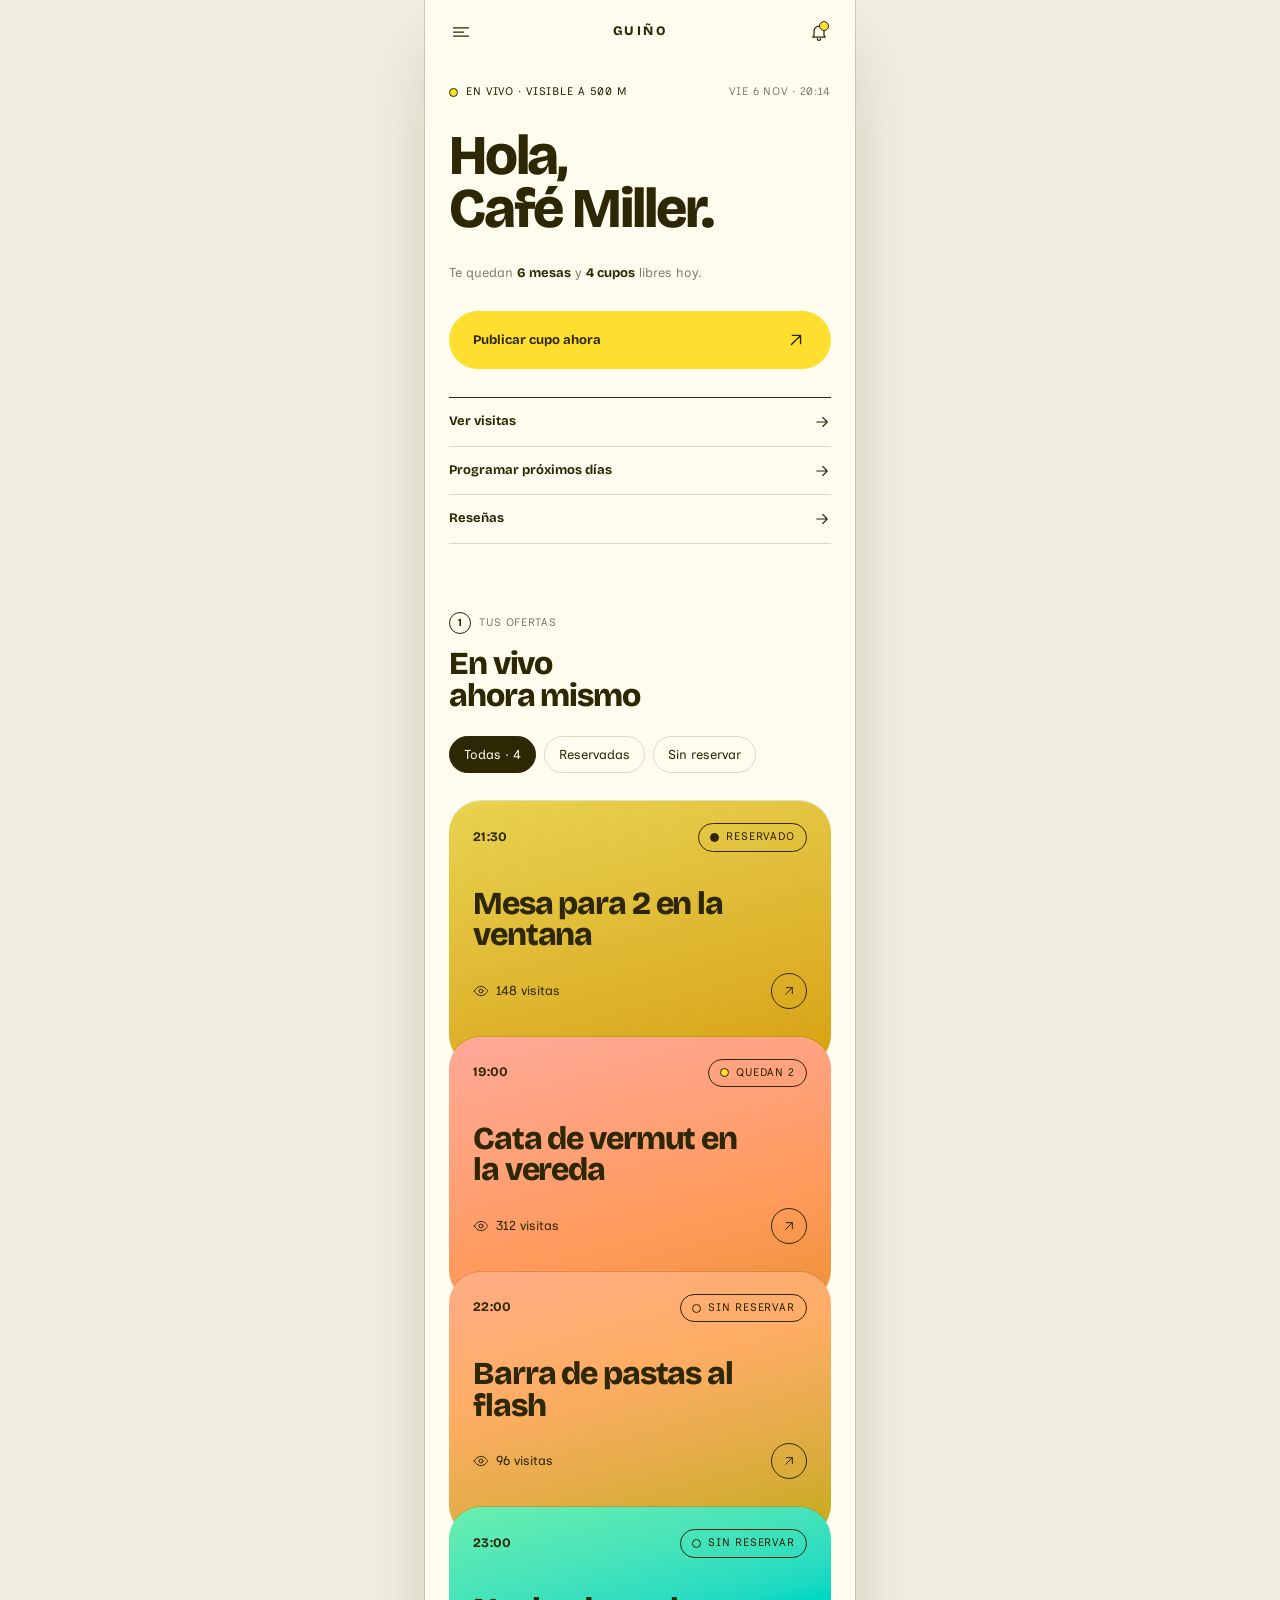
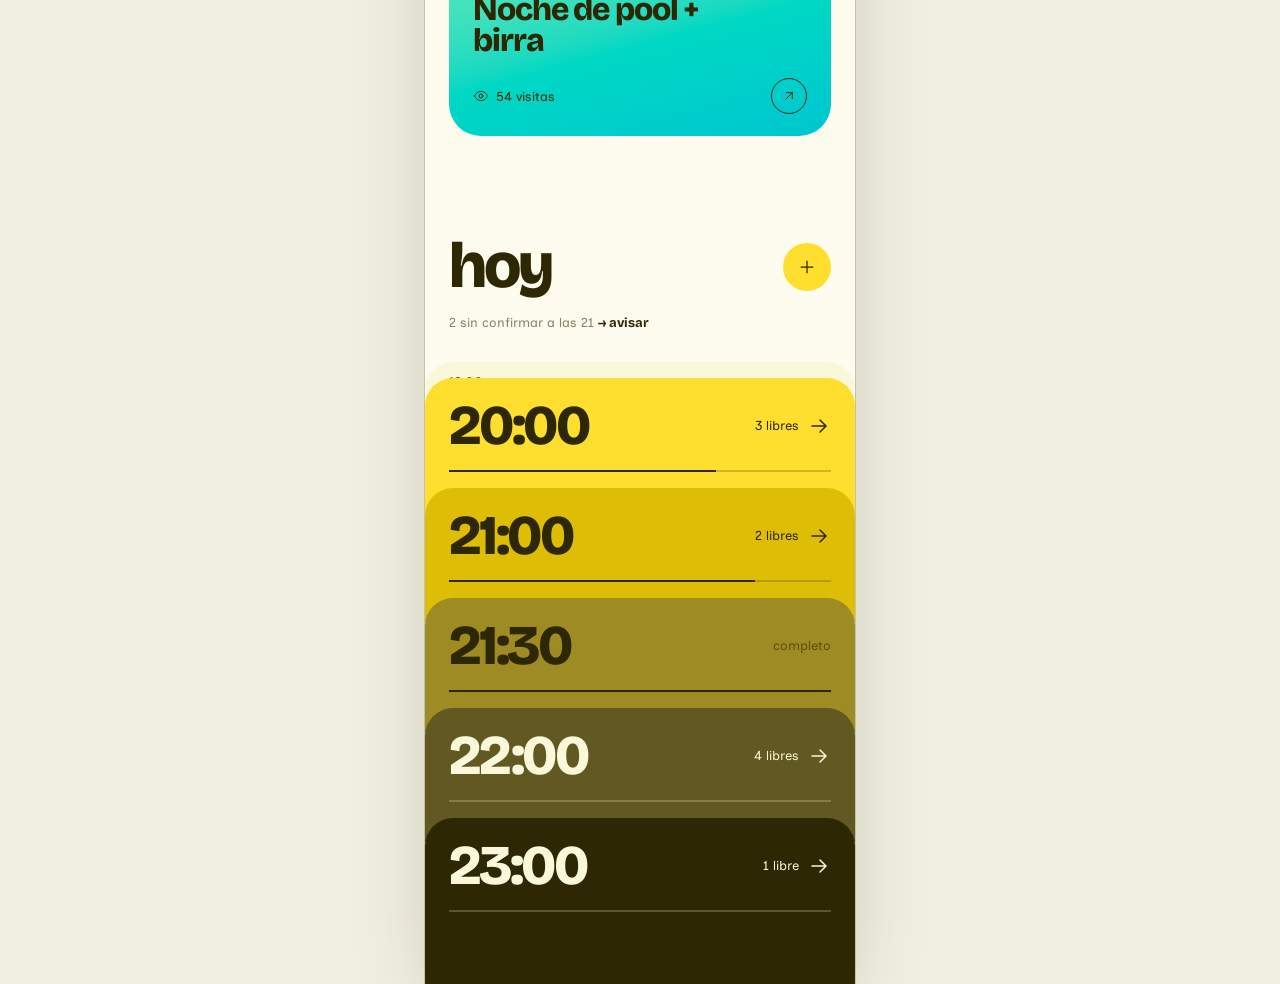
<file: index.html>
<!doctype html>
<html lang="es">
<head>
  <meta charset="utf-8">
  <meta name="viewport" content="width=device-width, initial-scale=1, viewport-fit=cover">
  <meta name="theme-color" content="#FAF8DB">
  <title>Guiño · Panel de oferentes</title>
  <link rel="preconnect" href="https://fonts.googleapis.com">
  <link rel="preconnect" href="https://fonts.gstatic.com" crossorigin>
  <link href="https://fonts.googleapis.com/css2?family=Bricolage+Grotesque:opsz,wght@12..96,400;12..96,700;12..96,800&family=Inclusive+Sans:wght@300;400&display=swap" rel="stylesheet">
  <link rel="stylesheet" href="css/styles.css">
</head>
<body>
<div class="app" id="app">

  <!-- ============ BARRA SUPERIOR (compartida) ============ -->
  <header class="topbar" id="topbar">
    <button class="icon-btn" id="openMenu" aria-label="Abrir menú" aria-controls="drawer" aria-expanded="false">
      <svg viewBox="0 0 24 24"><path d="M3 7h18M3 12h12M3 17h18"/></svg>
    </button>
    <a href="#inicio" class="wordmark" aria-label="Guiño, inicio">GUIÑO</a>
    <button class="icon-btn has-dot" aria-label="Notificaciones: 3 nuevas">
      <svg viewBox="0 0 24 24"><path d="M6 16V11a6 6 0 1 1 12 0v5l1.5 2h-15L6 16Z"/><path d="M10 20a2 2 0 0 0 4 0"/></svg>
    </button>
  </header>

  <main>
    <!-- ============ INICIO ============ -->
    <section id="inicio" class="section hero" data-section="inicio" data-view="home">
      <div class="live-row">
        <span class="live-pill" id="livePill"><i></i> EN VIVO · visible a 500 m</span>
        <span class="date">Vie 6 nov · 20:14</span>
      </div>
      <h1 class="h-display">Hola,<br>Café Miller.</h1>
      <p class="lead">Te quedan <b>6 mesas</b> y <b>4 cupos</b> libres hoy.</p>
      <button class="btn btn-sol btn-xl" data-open-sheet>
        Publicar cupo ahora
        <svg class="arrow" viewBox="0 0 24 24"><path d="M7 17 17 7M8 7h9v9"/></svg>
      </button>

      <!-- Atajos a las otras pantallas -->
      <nav class="quick" aria-label="Ir a otras áreas">
        <a href="#visitas"><span>Ver visitas</span><svg viewBox="0 0 24 24"><path d="M5 12h14M13 6l6 6-6 6"/></svg></a>
        <a href="#futuros"><span>Programar próximos días</span><svg viewBox="0 0 24 24"><path d="M5 12h14M13 6l6 6-6 6"/></svg></a>
        <a href="#resenas"><span>Reseñas</span><svg viewBox="0 0 24 24"><path d="M5 12h14M13 6l6 6-6 6"/></svg></a>
      </nav>
    </section>

    <!-- KPIs: oculto en la home (sin fecha ni contexto claro). Se puede reubicar en Visitas. -->
    <section class="kpis is-hidden" data-view="home" aria-label="Resumen de hoy">
      <article class="kpi">
        <span class="kpi-label">Visitas</span>
        <strong class="kpi-num" data-count="1284">0</strong>
        <span class="kpi-delta is-hidden">▲ 18% vs. viernes pasado</span>
      </article>
      <article class="kpi">
        <span class="kpi-label">Reservas</span>
        <strong class="kpi-num" data-count="23">0</strong>
        <span class="kpi-delta is-hidden">61 personas sentadas</span>
      </article>
      <article class="kpi">
        <span class="kpi-label">Ocupación</span>
        <strong class="kpi-num"><span data-count="72">0</span>%</strong>
        <div class="meter is-hidden"><i style="width:72%"></i></div>
      </article>
      <!-- Oculto en el rediseño (no se borra): -->
      <article class="kpi kpi-sol is-hidden">
        <span class="kpi-label">Ingresos por Guiño</span>
        <strong class="kpi-num kpi-num-sm">$486.300</strong>
        <span class="kpi-delta">hoy, hasta ahora</span>
      </article>
    </section>

    <!-- OFERTAS -->
    <section class="section" id="ofertas" data-section="inicio" data-view="home">
      <div class="sec-head">
        <span class="eyebrow"><span class="num">1</span> Tus ofertas</span>
        <h2 class="h-sec">En vivo<br>ahora mismo</h2>
      </div>
      <div class="filters" role="tablist" aria-label="Filtrar ofertas">
        <button class="chip is-on" data-filter="todas">Todas · <span id="cntTodas">4</span></button>
        <button class="chip" data-filter="reservado">Reservadas</button>
        <button class="chip" data-filter="libre">Sin reservar</button>
      </div>
      <div class="offers" id="offers"><!-- render js --></div>
    </section>

    <!-- ============ ÍNDICE DE VISITAS ============ -->
    <section class="section band" id="visitas" data-section="visitas" data-view="visitas">
      <a href="#inicio" class="back">← Inicio</a>
      <div class="sec-head">
        <span class="eyebrow">Índice de visitas</span>
        <h2 class="h-sec">Quién te mira,<br>cuándo y desde dónde</h2>
      </div>

      <div class="seg" role="tablist" aria-label="Período">
        <button class="is-on" data-range="hoy">Hoy</button>
        <button data-range="semana">7 días</button>
        <button data-range="mes">30 días</button>
      </div>

      <div class="card chart-card" id="visitas-hora">
        <div class="chart-top">
          <div>
            <span class="muted sm">Visitas al perfil</span>
            <strong class="big-num" id="chartTotal">1.284</strong>
          </div>
          <span class="tag tag-sol" id="chartPeak">Pico 20–22 h</span>
        </div>
        <div class="bars" id="bars" aria-label="Gráfico de visitas"></div>
        <div class="bars-axis" id="barsAxis"></div>
      </div>

      <div class="funnel card">
        <span class="eyebrow dark">Del vistazo a la mesa</span>
        <ol class="funnel-steps">
          <li><span>Vieron tu oferta</span><b>1.284</b><i style="--w:100%"></i></li>
          <li><span>Abrieron el detalle</span><b>436</b><i style="--w:34%"></i></li>
          <li><span>Tocaron “Cómo llegar”</span><b>118</b><i style="--w:9.2%"></i></li>
          <li><span>Reservaron</span><b>23</b><i style="--w:1.8%"></i></li>
        </ol>
        <p class="sm muted">Conversión vista → reserva: <b>1,8%</b>. El promedio de cafés en Palermo Soho es 1,2%.</p>
      </div>

      <div class="grid-2" id="visitas-fuentes">
        <div class="card">
          <span class="eyebrow dark">De dónde llegan</span>
          <ul class="share">
            <li><span>Cerca tuyo (&lt; 500 m)</span><b>58%</b><i style="--w:58%"></i></li>
            <li><span>Feed “Descubrí”</span><b>27%</b><i style="--w:27%"></i></li>
            <li><span>Búsqueda</span><b>15%</b><i style="--w:15%"></i></li>
          </ul>
        </div>
        <div class="card card-dark" id="visitas-viajeros">
          <span class="eyebrow">Quiénes son</span>
          <ul class="share share-dark">
            <li><span>Argentina</span><b>31%</b><i style="--w:31%"></i></li>
            <li><span>Brasil</span><b>22%</b><i style="--w:22%"></i></li>
            <li><span>España</span><b>14%</b><i style="--w:14%"></i></li>
            <li><span>Otros</span><b>33%</b><i style="--w:33%"></i></li>
          </ul>
          <p class="sm">Caminan en promedio <b>640 m</b> hasta tu puerta.</p>
        </div>
      </div>
    </section>

    <!-- ============ CUPOS DE HOY ============ -->
    <section class="section hoy" id="hoy" data-section="hoy" data-view="home">
      <div class="hoy-head">
        <h2 class="hoy-title">hoy</h2>
        <button class="plus" data-open-sheet aria-label="Agregar cupo">
          <svg viewBox="0 0 24 24"><path d="M12 5v14M5 12h14"/></svg>
        </button>
      </div>

      <p class="hoy-pending" id="hoy-sinconfirmar">
        2 sin confirmar a las 21
        <button class="hoy-link" data-toast="Recordatorio enviado a 2 reservas.">→ avisar</button>
      </p>

      <ol class="timeline" id="hoy-turnos"><!-- render js --></ol>

      <!-- La lista de espera ahora se muestra dentro del detalle de la franja (la copia el JS). Esta tarjeta queda oculta, no borrada. -->
      <div class="card waitlist" id="hoy-espera" hidden>
        <div class="row-between">
          <div>
            <span class="eyebrow dark">Lista de espera</span>
            <h3 class="h-card">3 grupos esperando</h3>
          </div>
          <span class="tag">~15 min</span>
        </div>
        <ul class="wl">
          <li><span class="av" style="--c:#FEDE2E">LM</span><div><b>Lucía M.</b><span class="sm muted">2 personas · Brasil · a 120 m</span></div><button class="btn btn-sm btn-dark" data-toast="Le avisamos a Lucía que su mesa está lista.">Sentar</button></li>
          <li><span class="av" style="--c:#DEBD06">JP</span><div><b>Joaquín P.</b><span class="sm muted">4 personas · Argentina · a 300 m</span></div><button class="btn btn-sm btn-dark" data-toast="Le avisamos a Joaquín que su mesa está lista.">Sentar</button></li>
          <li><span class="av" style="--c:#9E8B23">AR</span><div><b>Ana R.</b><span class="sm muted">2 personas · España · a 450 m</span></div><button class="btn btn-sm btn-dark" data-toast="Le avisamos a Ana que su mesa está lista.">Sentar</button></li>
        </ul>
      </div>
    </section>

    <!-- ============ CUPOS FUTUROS ============ -->
    <section class="section band" id="futuros" data-section="futuros" data-view="futuros">
      <a href="#inicio" class="back">← Inicio</a>
      <div class="sec-head">
        <span class="eyebrow">Oferta de cupos futuros</span>
        <h2 class="h-sec">Adelantate:<br>los próximos 7 días</h2>
      </div>

      <div class="days" id="futuros-calendario" role="tablist" aria-label="Elegí un día"><!-- render js --></div>

      <div class="card forecast" id="forecast"><!-- render js --></div>

      <div id="futuros-programados">
        <div class="row-between list-head">
          <h3 class="h-card">Programados</h3>
          <button class="link" data-open-sheet>+ Programar cupo</button>
        </div>
        <div class="sched" id="sched"><!-- render js --></div>
      </div>
    </section>

    <!-- ============ RESEÑAS ============ -->
    <section class="section" id="resenas" data-section="resenas" data-view="resenas">
      <a href="#inicio" class="back">← Inicio</a>
      <div class="sec-head">
        <span class="eyebrow">Lo que dicen</span>
        <h2 class="h-sec h-spoiler">Spoiler:<br><span class="hl">valió el desvío.</span></h2>
      </div>
      <div class="reviews">
        <figure class="review">
          <div class="stars" aria-label="5 de 5">★★★★★</div>
          <blockquote>“Íbamos al MALBA, vimos el guiño a 2 cuadras y terminamos tomando vermut en la vereda hasta las 10. Mejor plan del viaje.”</blockquote>
          <figcaption><b>Mariana</b> · São Paulo · Cata de vermut</figcaption>
        </figure>
        <figure class="review review-sol">
          <div class="stars" aria-label="5 de 5">★★★★★</div>
          <blockquote>“Mesa en la ventana sin reservar con días. Las pastas, una locura.”</blockquote>
          <figcaption><b>Tomás</b> · Madrid · Mesa para 2</figcaption>
        </figure>
        <figure class="review">
          <div class="stars" aria-label="4 de 5">★★★★☆</div>
          <blockquote>“Lindo lugar, buena música. Ojo que el pool se llena rápido.”</blockquote>
          <figcaption><b>Camille</b> · Lyon · Noche de pool</figcaption>
        </figure>
      </div>
      <div class="rating-sum">
        <strong>4,8</strong>
        <div><span class="stars">★★★★★</span><span class="sm muted">212 reseñas de viajeros Guiño</span></div>
      </div>
    </section>

    <!-- ============ CIERRE ============ -->
    <section class="outro">
      <img src="assets/img/gaviota.jpg" alt="Una chica ríe frente al mar mientras una gaviota le roba la comida" loading="lazy">
      <p class="outro-type">Viving<br>the moment,<br>is a way of<br>traveling</p>
      <span class="outro-tag">GUIÑO · Anywhere &amp; anytime</span>
    </section>
  </main>

  <!-- Botón flotante -->
  <button class="fab" data-open-sheet aria-label="Publicar cupo">
    <svg viewBox="0 0 24 24"><path d="M12 5v14M5 12h14"/></svg>
  </button>

  <!-- ============ MENÚ LATERAL ============ -->
  <div class="scrim" id="scrim" hidden></div>
  <nav class="drawer" id="drawer" aria-label="Menú principal" aria-hidden="true">
    <div class="drawer-head">
      <img src="assets/img/vermut-vereda.jpg" alt="">
      <div>
        <b>Café Miller</b>
        <span class="sm">Palermo Soho · Café &amp; vintage</span>
      </div>
      <button class="icon-btn" id="closeMenu" aria-label="Cerrar menú">
        <svg viewBox="0 0 24 24"><path d="M6 6l12 12M18 6 6 18"/></svg>
      </button>
    </div>

    <ul class="nav">
      <li><a href="#inicio" data-nav="inicio"><span class="n">01</span>Inicio</a>
        <ul class="sub"><li><a href="#ofertas">Ofertas en vivo</a></li></ul></li>
      <li><a href="#visitas" data-nav="visitas"><span class="n">02</span>Índice de visitas</a>
        <ul class="sub">
          <li><a href="#visitas-hora">Por hora</a></li>
          <li><a href="#visitas-fuentes">Fuentes</a></li>
          <li><a href="#visitas-viajeros">Viajeros</a></li>
        </ul></li>
      <li><a href="#hoy" data-nav="hoy"><span class="n">03</span>Cupos de hoy <em class="badge">6</em></a>
        <ul class="sub">
          <li><a href="#hoy-turnos">Turnos</a></li>
          <li><a href="#hoy-sinconfirmar">Sin confirmar</a></li>
          <li><a href="#hoy-espera">Lista de espera</a></li>
        </ul></li>
      <li><a href="#futuros" data-nav="futuros"><span class="n">04</span>Cupos futuros</a>
        <ul class="sub">
          <li><a href="#futuros-calendario">Calendario</a></li>
          <li><a href="#futuros-programados">Programados</a></li>
        </ul></li>
      <li><a href="#resenas" data-nav="resenas"><span class="n">05</span>Reseñas</a></li>
    </ul>

    <ul class="nav-secondary">
      <li><a href="#" data-toast="Perfil del lugar · próximamente en el prototipo">Perfil del lugar</a></li>
      <li><a href="#" data-toast="Pagos y liquidaciones · próximamente en el prototipo">Pagos y liquidaciones</a></li>
      <li><a href="#" data-toast="Ayuda · próximamente en el prototipo">Ayuda</a></li>
    </ul>

    <label class="switch-row">
      <span><b>Visible en vivo</b><span class="sm">Los viajeros cerca te ven</span></span>
      <input type="checkbox" id="liveToggle" checked>
      <span class="switch" aria-hidden="true"></span>
    </label>
  </nav>

  <!-- ============ HOJA: PUBLICAR CUPO ============ -->
  <div class="sheet" id="sheet" role="dialog" aria-modal="true" aria-labelledby="sheetTitle" aria-hidden="true">
    <div class="sheet-grip"></div>
    <div class="sheet-head">
      <h2 id="sheetTitle" class="h-card">Hacé un guiño</h2>
      <button class="icon-btn" data-close-sheet aria-label="Cerrar">
        <svg viewBox="0 0 24 24"><path d="M6 6l12 12M18 6 6 18"/></svg>
      </button>
    </div>
    <form id="publishForm">
      <fieldset>
        <legend>¿Qué ofrecés?</legend>
        <div class="chips" data-group="tipo">
          <button type="button" class="chip is-on" data-v="Mesa">Mesa</button>
          <button type="button" class="chip" data-v="Experiencia">Experiencia</button>
          <button type="button" class="chip" data-v="Barra">Lugar en barra</button>
        </div>
      </fieldset>
      <fieldset>
        <legend>¿Para cuándo?</legend>
        <div class="chips" data-group="hora">
          <button type="button" class="chip is-on" data-v="Ahora">Ahora</button>
          <button type="button" class="chip" data-v="20:30">20:30</button>
          <button type="button" class="chip" data-v="21:00">21:00</button>
          <button type="button" class="chip" data-v="21:30">21:30</button>
          <button type="button" class="chip" data-v="22:00">22:00</button>
        </div>
      </fieldset>
      <fieldset>
        <legend>Lugares</legend>
        <div class="stepper">
          <button type="button" data-step="-1" aria-label="Menos">−</button>
          <output id="lugares">2</output>
          <button type="button" data-step="1" aria-label="Más">+</button>
        </div>
      </fieldset>
      <fieldset>
        <legend>El guiño (opcional)</legend>
        <div class="chips" data-group="extra">
          <button type="button" class="chip is-on" data-v="">Sin extra</button>
          <button type="button" class="chip" data-v="Copa de bienvenida">Copa de bienvenida</button>
          <button type="button" class="chip" data-v="10% off">10% off</button>
        </div>
      </fieldset>
      <div class="preview">
        <span class="eyebrow dark">Así lo ven los viajeros</span>
        <p id="previewText"><b>Mesa para 2 · Ahora</b><br>A 500 m: Café Miller, comida casera y moda vintage. ¿Te sumás?</p>
      </div>
      <button type="submit" class="btn btn-dark btn-xl">Publicar en vivo
        <svg class="arrow" viewBox="0 0 24 24"><path d="M7 17 17 7M8 7h9v9"/></svg>
      </button>
    </form>
  </div>

  <div class="toast" id="toast" role="status" aria-live="polite"></div>
</div>

<script src="js/app.js"></script>
</body>
</html>
</file>
<file: css/styles.css>
/* =========================================================
   GUIÑO · Panel de oferentes — sistema visual (v2 minimalista)
   Base blanco/negro, amarillo solo como detalle,
   color fuerte SOLO en las tarjetas de ofertas.
   ========================================================= */
:root {
  /* --- Colores base --- */
  --bg:   #FDFCEE;               /* blanco cálido */
  --ink:  #2D2703;               /* negro cálido (texto y líneas) */
  --sol:  #FEDE2E;               /* amarillo: SOLO detalles */
  --ink-soft: color-mix(in srgb, var(--ink) 58%, transparent);
  --line: color-mix(in srgb, var(--ink) 16%, transparent);

  /* Alias de la versión anterior (para que nada se rompa) */
  --crema: var(--bg);
  --noche: var(--ink);
  --mostaza: var(--ink);
  --oliva: var(--ink-soft);
  --musgo: var(--ink);
  --card: var(--bg);

  /* --- Tipografía: solo 4 tamaños --- */
  --f-title: "Bricolage Grotesque", system-ui, sans-serif;
  --f-text: "Inclusive Sans", system-ui, sans-serif;
  --t-xs: 11px;
  --t-s: 13px;
  --t-l: 32px;
  --t-xl: clamp(46px, 13vw, 56px);

  /* --- Degradés de ofertas: MISMA luminosidad y saturación ---
     Solo cambia el tono (hue). L = luminosidad, C = saturación. */
  --g-l1: .86;
  --g-l2: .74;
  --g-c: .15;

  --r-lg: 32px;
  --r-md: 20px;
  --r-sm: 12px;
  --gutter: 24px;
  --app-w: 430px;
}

* { box-sizing: border-box; margin: 0; padding: 0; }
html { scroll-behavior: smooth; scroll-padding-top: 72px; }
body {
  background: #F1EFE0;
  color: var(--ink);
  font-family: var(--f-text);
  font-size: var(--t-s);
  font-weight: 400;
  line-height: 1.5;
  -webkit-font-smoothing: antialiased;
}
img { display: block; max-width: 100%; }
button { font: inherit; color: inherit; background: none; border: 0; cursor: pointer; }
a { color: inherit; text-decoration: none; }
svg { width: 20px; height: 20px; fill: none; stroke: currentColor; stroke-width: 1.5; stroke-linecap: round; stroke-linejoin: round; }
b, strong { font-family: var(--f-title); font-weight: 700; }
.is-hidden, [hidden] { display: none !important; }

/* ---------- Navegación entre pantallas ---------- */
.back { display: inline-block; margin-bottom: 28px; font-size: var(--t-s); color: var(--ink-soft); }
.back:hover { color: var(--ink); }
.quick { display: grid; border-top: 1px solid var(--ink); }
.quick a {
  display: flex; justify-content: space-between; align-items: center;
  padding: 14px 0; border-bottom: 1px solid var(--line);
  font-family: var(--f-title); font-weight: 700; font-size: var(--t-s);
}
.quick a svg { width: 18px; height: 18px; transition: transform .2s; }
.quick a:hover svg { transform: translateX(4px); }
.sec-head.with-plus { display: flex; justify-content: space-between; align-items: flex-end; gap: 16px; }
.sec-head-text { display: grid; gap: 14px; }
.plus {
  flex: none; width: 48px; height: 48px; border-radius: 50%;
  display: grid; place-items: center;
  background: var(--sol); transition: transform .12s;
}
.plus:active { transform: scale(.94); }

/* ---------- Marco de app ---------- */
.app {
  position: relative;
  max-width: var(--app-w);
  margin: 0 auto;
  min-height: 100vh;
  background: var(--bg);
  overflow-x: clip;
}
@media (min-width: 600px) {
  .app { box-shadow: 0 0 0 1px var(--line), 0 30px 80px -20px rgba(45,39,3,.25); }
}

/* ---------- Tipografía ---------- */
.h-display {
  font-family: var(--f-title); font-weight: 800;
  font-size: var(--t-xl); line-height: .95; letter-spacing: -.04em;
}
.h-sec {
  font-family: var(--f-title); font-weight: 800;
  font-size: var(--t-l); line-height: 1; letter-spacing: -.035em;
}
.h-card { font-family: var(--f-title); font-weight: 800; font-size: var(--t-l); letter-spacing: -.03em; line-height: 1; }
.hl { color: inherit; }
.eyebrow {
  display: inline-flex; align-items: center; gap: 8px;
  font-family: var(--f-text); font-size: var(--t-xs); font-weight: 400;
  letter-spacing: .08em; text-transform: uppercase; color: var(--ink-soft);
}
.eyebrow.dark { color: var(--ink-soft); }
.lead { font-size: var(--t-s); max-width: 34ch; color: var(--ink-soft); }
.lead b { color: var(--ink); }
.sm { font-size: var(--t-s); }
.muted { color: var(--ink-soft); }

/* Círculo con número (elemento gráfico) */
.num {
  display: inline-grid; place-items: center;
  width: 22px; height: 22px; border-radius: 50%;
  border: 1px solid var(--ink); color: var(--ink);
  font-family: var(--f-title); font-weight: 700; font-size: var(--t-xs);
  letter-spacing: 0; line-height: 1;
}

/* ---------- Barra superior ---------- */
.topbar {
  position: sticky; top: 0; z-index: 20;
  display: flex; align-items: center; justify-content: space-between;
  padding: 10px 14px;
  background: color-mix(in srgb, var(--bg) 90%, transparent);
  backdrop-filter: blur(12px); -webkit-backdrop-filter: blur(12px);
  transition: box-shadow .2s;
}
.topbar.is-scrolled { box-shadow: 0 1px 0 var(--line); }
.wordmark { font-family: var(--f-title); font-weight: 800; font-size: var(--t-s); letter-spacing: .2em; }
.icon-btn {
  width: 44px; height: 44px; border-radius: 50%;
  display: grid; place-items: center; position: relative;
  transition: background .15s;
}
.icon-btn:hover { background: color-mix(in srgb, var(--ink) 6%, transparent); }
.has-dot::after {
  content: ""; position: absolute; top: 11px; right: 12px;
  width: 8px; height: 8px; border-radius: 50%;
  background: var(--sol); border: 1px solid var(--ink);
}

/* ---------- Secciones ---------- */
.section { padding: 40px var(--gutter) 48px; }
.band { background: transparent; border-top: 1px solid var(--line); }
.sec-head { margin-bottom: 24px; display: grid; gap: 14px; }

/* ---------- Hero ---------- */
.hero { display: grid; gap: 28px; padding-top: 20px; padding-bottom: 28px; }
.live-row { display: flex; justify-content: space-between; align-items: center; }
.live-pill {
  display: inline-flex; align-items: center; gap: 8px;
  font-family: var(--f-text); font-size: var(--t-xs); letter-spacing: .08em; text-transform: uppercase;
}
.live-pill i {
  width: 9px; height: 9px; border-radius: 50%;
  background: var(--sol); border: 1px solid var(--ink);
  animation: pulse 1.8s infinite;
}
.live-pill.is-off { color: var(--ink-soft); }
.live-pill.is-off i { background: transparent; border-color: var(--ink-soft); animation: none; }
@keyframes pulse { 0%{box-shadow:0 0 0 0 rgba(254,222,46,.9)} 70%{box-shadow:0 0 0 8px rgba(254,222,46,0)} 100%{box-shadow:0 0 0 0 rgba(254,222,46,0)} }
.date { font-size: var(--t-xs); letter-spacing: .08em; text-transform: uppercase; color: var(--ink-soft); }

/* ---------- Botones ---------- */
.btn {
  display: inline-flex; align-items: center; justify-content: center; gap: 10px;
  font-family: var(--f-title); font-weight: 700; font-size: var(--t-s);
  border-radius: 99px; padding: 11px 18px;
  transition: transform .12s, background .15s;
}
.btn:active { transform: scale(.97); }
.btn-xl { width: 100%; padding: 18px 24px; font-size: var(--t-s); justify-content: space-between; }
.btn-sm { padding: 9px 16px; }
.btn-sol { background: var(--sol); color: var(--ink); }          /* botón principal */
.btn-sol:hover { background: #ffe54f; }
.btn-dark { background: var(--ink); color: var(--bg); }
.btn-ghost { border: 1px solid var(--ink); }
.btn .arrow { width: 22px; height: 22px; stroke-width: 1.5; }
.link { font-family: var(--f-title); font-weight: 700; font-size: var(--t-s); text-decoration: underline; text-underline-offset: 4px; }

/* ---------- KPIs: 3 números grandes en una línea ---------- */
.kpis {
  display: grid; grid-template-columns: repeat(3, 1fr); gap: 16px;
  margin: 0 var(--gutter); padding: 20px 0 0; border-top: 1px solid var(--ink);
}
.kpi { display: grid; gap: 6px; align-content: start; background: none; border: 0; padding: 0; min-height: 0; color: var(--ink); }
.kpi-label { font-size: var(--t-xs); letter-spacing: .08em; text-transform: uppercase; color: var(--ink-soft); }
.kpi-num { font-family: var(--f-title); font-weight: 800; font-size: var(--t-l); line-height: 1; letter-spacing: -.04em; }
.kpi-num-sm { font-size: var(--t-l); }
.kpi-delta { font-size: var(--t-xs); color: var(--ink-soft); }
.kpi-delta.up { color: var(--ink-soft); }
.meter { height: 2px; background: var(--line); margin-top: 6px; }
.meter i { display: block; height: 100%; background: var(--ink); }

/* ---------- Chips / filtros ---------- */
.filters, .chips { display: flex; gap: 8px; flex-wrap: wrap; }
.filters { margin-bottom: 28px; }
.chip {
  padding: 8px 14px; border-radius: 99px; font-size: var(--t-s);
  border: 1px solid var(--line); background: transparent;
  transition: background .15s, border-color .15s;
}
.chip.is-on { border-color: var(--ink); background: var(--ink); color: var(--bg); }

/* =========================================================
   OFERTAS · tarjetas apiladas tipo acordeón con degradé
   Cada tono define solo 2 matices (--h1 → --h2);
   luminosidad y saturación vienen de :root, iguales para todas.
   ========================================================= */
.offers { display: grid; gap: 0; padding-bottom: 8px; }
.offer {
  --h1: 95; --h2: 82;
  position: relative;
  background: linear-gradient(165deg,
    oklch(var(--g-l1) var(--g-c) var(--h1)),
    oklch(var(--g-l2) var(--g-c) var(--h2)));
  border-radius: var(--r-lg);
  padding: 22px 24px 58px;           /* el espacio de abajo queda tapado por la próxima tarjeta */
  margin-top: -30px;                 /* solapa con la anterior = efecto acordeón */
  box-shadow: 0 -1px 0 color-mix(in srgb, var(--ink) 14%, transparent);
  animation: rise .5s both;
}
.offer:first-child { margin-top: 0; }
.offer:last-child { padding-bottom: 22px; }
@keyframes rise { from { opacity: 0; transform: translateY(14px); } }

/* Los 5 tonos del sistema (de lugar a lugar solo cambia el matiz) */
.tono-cafe   { --h1: 100; --h2: 84; }   /* café vintage: crema → mostaza */
.tono-vermut { --h1: 28;  --h2: 62; }   /* vermut: rojo → naranja */
.tono-pasta  { --h1: 38;  --h2: 98; }   /* pastas: tomate → amarillo */
.tono-pool   { --h1: 160; --h2: 200; }  /* pool/bar nocturno: verde botella → verde azulado */
.tono-ostras { --h1: 215; --h2: 250; }  /* ostras: celeste → gris perla */

.offer-media { display: none; }          /* ya no usamos foto; queda oculta, no borrada */
.offer-top { display: flex; justify-content: space-between; align-items: center; margin-bottom: 36px; }
.offer-hora { font-family: var(--f-title); font-weight: 700; font-size: var(--t-s); letter-spacing: .02em; }
.offer-status {
  display: inline-flex; align-items: center; gap: 7px;
  font-size: var(--t-xs); letter-spacing: .08em; text-transform: uppercase;
  padding: 5px 11px; border-radius: 99px; border: 1px solid var(--ink);
}
.offer-status::before { content: ""; width: 7px; height: 7px; border-radius: 50%; border: 1px solid var(--ink); }
.st-reservado::before { background: var(--ink); }
.st-libre::before { background: transparent; }
.st-ultimos::before { background: var(--sol); }
.offer-name {
  font-family: var(--f-title); font-weight: 800; font-size: var(--t-l);
  line-height: .98; letter-spacing: -.035em; max-width: 14ch;
}
.offer-foot { display: flex; justify-content: space-between; align-items: center; margin-top: 22px; }
.offer-views { display: inline-flex; align-items: center; gap: 7px; font-size: var(--t-s); }
.offer-views svg { width: 16px; height: 16px; }
.offer-toggle {
  width: 36px; height: 36px; border-radius: 50%; border: 1px solid var(--ink);
  display: grid; place-items: center; transition: transform .25s, background .15s;
}
.offer-toggle svg { width: 16px; height: 16px; }
.offer-toggle:hover { background: color-mix(in srgb, var(--ink) 8%, transparent); }
.offer.is-open .offer-toggle { transform: rotate(90deg); }

/* Detalle (se abre con la flecha): antes visible, ahora oculto hasta que lo pidas */
.offer-body { display: grid; grid-template-rows: 0fr; visibility: hidden; transition: grid-template-rows .3s ease, visibility .3s; }
.offer.is-open .offer-body { grid-template-rows: 1fr; visibility: visible; }
.offer-body-in { overflow: hidden; display: grid; gap: 14px; }
.offer.is-open .offer-body-in { padding-top: 22px; }
.offer-sub { font-size: var(--t-s); }
.offer-meta { display: flex; justify-content: space-between; align-items: center; font-size: var(--t-s); }
.slots { display: flex; gap: 5px; }
.slots i { width: 10px; height: 10px; border-radius: 50%; border: 1px solid var(--ink); }
.slots i.on { background: var(--ink); }
.tip { display: flex; gap: 10px; align-items: flex-start; font-size: var(--t-s); padding-top: 12px; border-top: 1px solid color-mix(in srgb, var(--ink) 30%, transparent); }
.tip svg { flex: none; width: 16px; height: 16px; margin-top: 2px; }
.offer-actions { display: flex; gap: 8px; }
.offer-actions .btn { flex: 1; }
.offer .btn-ghost { border-color: var(--ink); }

/* ---------- Segmented ---------- */
.seg { display: grid; grid-template-columns: repeat(3,1fr); border-bottom: 1px solid var(--line); margin-bottom: 24px; }
.seg button { padding: 10px 0; font-size: var(--t-s); color: var(--ink-soft); border-bottom: 2px solid transparent; margin-bottom: -1px; transition: color .15s; }
.seg button.is-on { color: var(--ink); font-family: var(--f-title); font-weight: 700; border-bottom-color: var(--sol); }

/* ---------- Cards genéricas (planas, con línea fina) ---------- */
.card { background: transparent; border: 0; border-top: 1px solid var(--ink); border-radius: 0; padding: 18px 0 0; }
.band .card { background: transparent; }
.card-dark { background: transparent !important; color: var(--ink); border-color: var(--ink); }
.grid-2 { display: grid; gap: 28px; margin-top: 28px; }
.row-between { display: flex; justify-content: space-between; align-items: center; gap: 12px; }
.tag { font-size: var(--t-xs); letter-spacing: .06em; text-transform: uppercase; padding: 4px 10px; border-radius: 99px; border: 1px solid var(--ink); white-space: nowrap; }
.tag-sol { background: var(--sol); font-family: var(--f-title); font-weight: 700; }
.big-num { display: block; font-family: var(--f-title); font-weight: 800; font-size: var(--t-xl); letter-spacing: -.045em; line-height: 1; }

/* ---------- Gráfico de barras ---------- */
.chart-card { display: grid; gap: 22px; }
.chart-top { display: flex; justify-content: space-between; align-items: flex-start; }
.bars { height: 120px; display: flex; align-items: flex-end; gap: 6px; }
.bars span {
  flex: 1; border-radius: 99px 99px 0 0;
  background: color-mix(in srgb, var(--ink) 16%, transparent);
  height: var(--h); transition: height .5s cubic-bezier(.2,.8,.2,1);
  position: relative;
}
.bars span.peak { background: var(--ink); }
.bars span.now::after {
  content: "ahora"; position: absolute; top: -20px; left: 50%; transform: translateX(-50%);
  font-size: var(--t-xs); color: var(--ink-soft);
}
.bars-axis { display: flex; justify-content: space-between; font-size: var(--t-xs); color: var(--ink-soft); margin-top: -8px; }

/* ---------- Funnel / share ---------- */
.funnel { margin-top: 28px; display: grid; gap: 14px; }
.funnel-steps, .share { list-style: none; display: grid; gap: 14px; }
.funnel-steps li, .share li { display: grid; grid-template-columns: 1fr auto; gap: 6px 10px; font-size: var(--t-s); }
.funnel-steps i, .share i { grid-column: 1 / -1; height: 1px; background: var(--line); position: relative; }
.funnel-steps i::before, .share i::before {
  content: ""; position: absolute; left: 0; top: -1px; height: 3px; width: max(var(--w), 6px); background: var(--ink);
}
.share { margin: 14px 0; }
.share-dark i { background: var(--line); }
.share-dark i::before { background: var(--ink); }

/* ---------- Alerta ---------- */
.alert {
  display: grid; grid-template-columns: auto 1fr auto; gap: 12px; align-items: center;
  padding: 14px 0; border-block: 1px solid var(--ink); margin-bottom: 24px;
}
.alert svg { width: 18px; height: 18px; }
.alert b { font-size: var(--t-s); }

/* =========================================================
   CUPOS DE HOY · franjas de color apiladas (acordeón)
   Solo dos tamaños de texto: gigante (64 / 56 px) y chico (13 px).
   ========================================================= */
.section.hoy { padding: 48px 0 0; }                 /* sin margen lateral: las franjas van de borde a borde */
.hoy-head { display: flex; justify-content: space-between; align-items: flex-end; padding: 0 var(--gutter); }
.hoy-title { font-family: var(--f-title); font-weight: 800; font-size: 64px; line-height: .8; letter-spacing: -.05em; }
.hoy-pending { padding: 22px var(--gutter) 28px; font-size: var(--t-s); color: var(--ink-soft); }
.hoy-link { font-family: var(--f-title); font-weight: 700; color: var(--ink); }
.timeline { list-style: none; margin: 0; }

.strip {
  position: relative;                                /* las siguientes quedan encima de las anteriores */
  background: var(--c); color: var(--ink);
  margin-top: -24px;                                 /* se superponen 24 px */
  border-radius: 28px 28px 0 0;
  padding: 20px var(--gutter) 40px;                  /* los 24 px de abajo quedan tapados por la franja siguiente */
}
.strip:first-child { margin-top: 0; }
.strip:last-child { padding-bottom: 72px; }
/* Escalones de una misma familia: de claro (temprano) a oscuro (tarde) */
.c0 { --c: #FAF8DB; }
.c1 { --c: #FEDE2E; }
.c2 { --c: #DEBD06; }
.c3 { --c: #9E8B23; }
.c4 { --c: #625821; color: #FAF8DB; }                /* fondo oscuro → texto crema */
.c5 { --c: #2D2703; color: #FAF8DB; }

.strip-row { display: flex; justify-content: space-between; align-items: center; gap: 12px; }
.strip-toggle { flex: 1; text-align: left; padding: 0; }
.strip time { display: block; font-family: var(--f-title); font-weight: 800; font-size: 56px; line-height: 1; letter-spacing: -.045em; }
.strip-go { display: inline-flex; align-items: center; gap: 8px; font-size: var(--t-s); padding: 8px 0 8px 12px; }
.strip-go svg { width: 24px; height: 24px; transition: transform .2s; }
.strip-go:hover svg { transform: translateX(4px); }
.strip-full { font-size: var(--t-s); opacity: .6; }

/* Ocupación: barra fina, sin leyenda */
.strip-bar { height: 2px; margin-top: 16px; background: color-mix(in srgb, currentColor 22%, transparent); }
.strip-bar i { display: block; height: 100%; background: currentColor; }

/* Turno pasado: franja achicada, solo la hora */
.strip.is-past { padding: 0 var(--gutter); height: 64px; }   /* 64 − 24 de solape = 40 px visibles */
.strip.is-past:first-child { height: 40px; }
.strip.is-past time { font-size: var(--t-s); font-weight: 700; letter-spacing: 0; line-height: 40px; }

/* Detalle: cerrado por defecto, se abre al tocar la hora */
.strip-detail { display: grid; grid-template-rows: 0fr; visibility: hidden; transition: grid-template-rows .3s ease, visibility .3s; }
.strip.is-open .strip-detail { grid-template-rows: 1fr; visibility: visible; }
.strip-detail-in { overflow: hidden; display: grid; gap: 12px; font-size: var(--t-s); }
.strip.is-open .strip-detail-in { padding-top: 22px; }
.strip .muted { color: inherit; opacity: .65; }
.strip .av { display: none; }
.strip .wl { gap: 10px; }
.strip .wl li { grid-template-columns: 1fr auto; }
.strip .wl .btn { background: none; color: inherit; padding: 0; border-radius: 0; font-size: var(--t-s); }
.strip .wl .btn::after { content: " →"; }
.strip-done, .strip-go.is-done { font-family: var(--f-title); font-weight: 700; }

/* ---------- Lista de espera ---------- */
.waitlist { display: grid; gap: 18px; margin-top: 28px; }
.wl { list-style: none; display: grid; gap: 14px; }
.wl li { display: grid; grid-template-columns: auto 1fr auto; gap: 12px; align-items: center; }
.wl li div { display: grid; }
.av {
  width: 36px; height: 36px; border-radius: 50%; display: grid; place-items: center;
  background: transparent; border: 1px solid var(--ink);
  font-family: var(--f-title); font-weight: 700; font-size: var(--t-xs);
}

/* ---------- Cupos futuros ---------- */
.days {
  display: grid; grid-auto-flow: column; grid-auto-columns: 54px; gap: 8px;
  overflow-x: auto; scrollbar-width: none; margin: 0 calc(-1 * var(--gutter)) 24px; padding: 2px var(--gutter);
}
.days::-webkit-scrollbar { display: none; }
.day { display: grid; justify-items: center; gap: 2px; padding: 10px 0 12px; border-radius: 99px; border: 1px solid var(--line); background: transparent; }
.day small { font-size: var(--t-xs); color: var(--ink-soft); text-transform: uppercase; letter-spacing: .06em; }
.day b { font-size: var(--t-s); line-height: 1.2; }
.day .dem { width: 6px; height: 6px; border-radius: 50%; background: var(--line); margin-top: 4px; }
.day .dem.alta { background: var(--ink); }
.day .dem.media { background: transparent; border: 1px solid var(--ink); }
.day.is-on { border-color: var(--ink); background: var(--ink); color: var(--bg); }
.day.is-on small { color: var(--bg); opacity: .7; }
.day.is-on .dem { background: var(--sol); border-color: var(--sol); }
.forecast { display: grid; gap: 14px; }
.forecast .big-num { font-size: var(--t-l); }
.fc-grid { display: grid; grid-template-columns: repeat(3,1fr); gap: 8px; }
.fc-grid div { padding: 10px 0 0; border-top: 1px solid var(--line); display: grid; gap: 2px; }
.fc-grid b { font-size: var(--t-s); }
.fc-grid span { font-size: var(--t-xs); color: var(--ink-soft); }
.list-head { margin: 32px 0 14px; }
.list-head .h-card { font-size: var(--t-s); letter-spacing: 0; }
.sched { display: grid; gap: 0; }
.sched-item {
  display: grid; grid-template-columns: 1fr auto; gap: 12px; align-items: center;
  padding: 14px 0; border-top: 1px solid var(--line);
}
.sched-item img { display: none; }       /* fotos ocultas */
.sched-item div { display: grid; gap: 2px; }
.sched-item b { font-size: var(--t-s); }
.empty { padding: 18px 0; border-top: 1px solid var(--line); color: var(--ink-soft); font-size: var(--t-s); }

/* ---------- Reseñas ---------- */
.reviews {
  display: grid; grid-auto-flow: column; grid-auto-columns: 82%; gap: 12px;
  overflow-x: auto; scroll-snap-type: x mandatory; scroll-padding-inline: var(--gutter); scrollbar-width: none;
  margin: 0 calc(-1 * var(--gutter)); padding: 0 var(--gutter) 4px;
}
.reviews::-webkit-scrollbar { display: none; }
.review { scroll-snap-align: start; padding: 18px 0 0; border-top: 1px solid var(--ink); display: grid; gap: 12px; align-content: start; }
.review blockquote { font-size: var(--t-s); line-height: 1.5; }
.review figcaption { font-size: var(--t-xs); color: var(--ink-soft); }
.review-sol { background: transparent; }
.stars { color: var(--ink); letter-spacing: 2px; font-size: var(--t-xs); }
.rating-sum { display: flex; align-items: center; gap: 14px; margin-top: 28px; }
.rating-sum > strong { font-size: var(--t-xl); letter-spacing: -.045em; line-height: 1; }
.rating-sum div { display: grid; }

/* ---------- Cierre (oculto en el rediseño; no se borra) ---------- */
.outro { display: none; }

/* ---------- FAB ---------- */
.fab {
  position: fixed; z-index: 15;
  bottom: calc(20px + env(safe-area-inset-bottom));
  right: max(20px, calc((100vw - var(--app-w)) / 2 + 20px));
  width: 56px; height: 56px; border-radius: 50%;
  background: var(--sol); color: var(--ink); display: grid; place-items: center;
  border: 1px solid var(--ink);
  transform: scale(0); transition: transform .25s cubic-bezier(.3,1.4,.6,1);
}
.fab.is-visible { transform: scale(1); }
.fab svg { width: 24px; height: 24px; }

/* ---------- Menú lateral (ahora claro) ---------- */
.scrim { position: fixed; inset: 0; z-index: 30; background: rgba(45,39,3,.35); opacity: 0; transition: opacity .25s; }
.scrim.is-on { opacity: 1; }
.drawer {
  position: fixed; z-index: 31; top: 0; bottom: 0;
  left: max(0px, calc((100vw - var(--app-w)) / 2));
  width: min(84%, calc(var(--app-w) * .84));
  background: var(--bg); color: var(--ink);
  padding: 18px 24px 24px; display: flex; flex-direction: column; gap: 28px;
  overflow-y: auto;
  transform: translateX(-105%); transition: transform .32s cubic-bezier(.2,.8,.2,1);
  visibility: hidden;
}
@media (max-width: 430px) { .drawer { width: 84%; } }
.drawer.is-open { transform: none; visibility: visible; }
.drawer-head { display: grid; grid-template-columns: 1fr auto; gap: 12px; align-items: center; padding-bottom: 18px; border-bottom: 1px solid var(--ink); }
.drawer-head img { display: none; }
.drawer-head div { display: grid; }
.drawer-head b { font-size: var(--t-s); }
.drawer-head .sm { color: var(--ink-soft); font-size: var(--t-xs); }
.nav { list-style: none; display: grid; gap: 2px; }
.nav > li > a {
  display: flex; align-items: center; gap: 14px;
  font-family: var(--f-title); font-weight: 800; font-size: var(--t-l); letter-spacing: -.035em; line-height: 1.1;
  padding: 8px 0; transition: opacity .15s;
}
.nav > li > a:hover { opacity: .6; }
.nav .n { display: inline-grid; place-items: center; width: 22px; height: 22px; flex: none; border-radius: 50%; border: 1px solid var(--ink); font-size: var(--t-xs); letter-spacing: 0; font-weight: 700; }
.nav > li > a.is-active .n { background: var(--sol); }
.badge { font-style: normal; font-family: var(--f-title); font-weight: 700; font-size: var(--t-xs); border: 1px solid var(--ink); border-radius: 99px; padding: 1px 8px; margin-left: auto; letter-spacing: 0; }
.nav > li > a.is-active .badge { background: var(--sol); }
.sub { list-style: none; display: none; }       /* sub-enlaces ocultos para un menú limpio; siguen en el HTML */
.nav-secondary { list-style: none; display: grid; gap: 2px; padding-top: 18px; border-top: 1px solid var(--line); }
.nav-secondary a { display: block; padding: 6px 0; font-size: var(--t-s); color: var(--ink-soft); }
.switch-row { margin-top: auto; display: flex; align-items: center; justify-content: space-between; gap: 12px; padding-top: 18px; border-top: 1px solid var(--ink); cursor: pointer; }
.switch-row > span:first-child { display: grid; }
.switch-row .sm { color: var(--ink-soft); font-size: var(--t-xs); }
.switch-row input { position: absolute; opacity: 0; pointer-events: none; }
.switch { width: 44px; height: 26px; border-radius: 99px; border: 1px solid var(--ink); position: relative; transition: background .2s; flex: none; }
.switch::after { content: ""; position: absolute; top: 3px; left: 3px; width: 18px; height: 18px; border-radius: 50%; background: var(--ink); transition: transform .2s; }
.switch-row input:checked + .switch { background: var(--sol); }
.switch-row input:checked + .switch::after { transform: translateX(18px); }
.switch-row input:focus-visible + .switch { outline: 2px solid var(--ink); outline-offset: 2px; }

/* ---------- Hoja inferior (publicar cupo) ---------- */
.sheet {
  position: fixed; z-index: 41; bottom: 0;
  left: max(0px, calc((100vw - var(--app-w)) / 2));
  width: min(100%, var(--app-w));
  max-height: 92vh; overflow-y: auto;
  background: var(--bg); border-radius: var(--r-lg) var(--r-lg) 0 0;
  padding: 10px var(--gutter) calc(24px + env(safe-area-inset-bottom));
  transform: translateY(105%); transition: transform .34s cubic-bezier(.2,.8,.2,1);
  visibility: hidden;
}
.sheet.is-open { transform: none; visibility: visible; }
.sheet-grip { width: 40px; height: 3px; border-radius: 9px; background: var(--line); margin: 0 auto 12px; }
.sheet-head { display: flex; justify-content: space-between; align-items: center; margin-bottom: 14px; }
#publishForm { display: grid; gap: 22px; }
fieldset { border: 0; display: grid; gap: 10px; }
legend { font-family: var(--f-title); font-weight: 700; font-size: var(--t-s); margin-bottom: 10px; }
.stepper { display: inline-flex; align-items: center; gap: 18px; width: max-content; }
.stepper button { width: 38px; height: 38px; border-radius: 50%; border: 1px solid var(--ink); font-size: var(--t-l); line-height: 1; display: grid; place-items: center; }
.stepper output { font-family: var(--f-title); font-weight: 800; font-size: var(--t-l); min-width: 24px; text-align: center; }
.preview { border-top: 1px solid var(--ink); padding-top: 14px; display: grid; gap: 6px; }

/* ---------- Toast ---------- */
.toast {
  position: fixed; z-index: 50; left: 50%; bottom: 96px;
  transform: translate(-50%, 20px); opacity: 0; pointer-events: none;
  background: var(--ink); color: var(--bg); padding: 12px 18px; border-radius: 99px;
  font-size: var(--t-s); width: max-content; max-width: min(90vw, 390px); text-align: center;
  transition: opacity .2s, transform .2s;
}
.toast.is-on { opacity: 1; transform: translate(-50%, 0); }

/* ---------- Accesibilidad ---------- */
:focus-visible { outline: 2px solid var(--ink); outline-offset: 2px; }
@media (prefers-reduced-motion: reduce) {
  *, *::before, *::after { animation: none !important; transition: none !important; }
  html { scroll-behavior: auto; }
}
</file>
